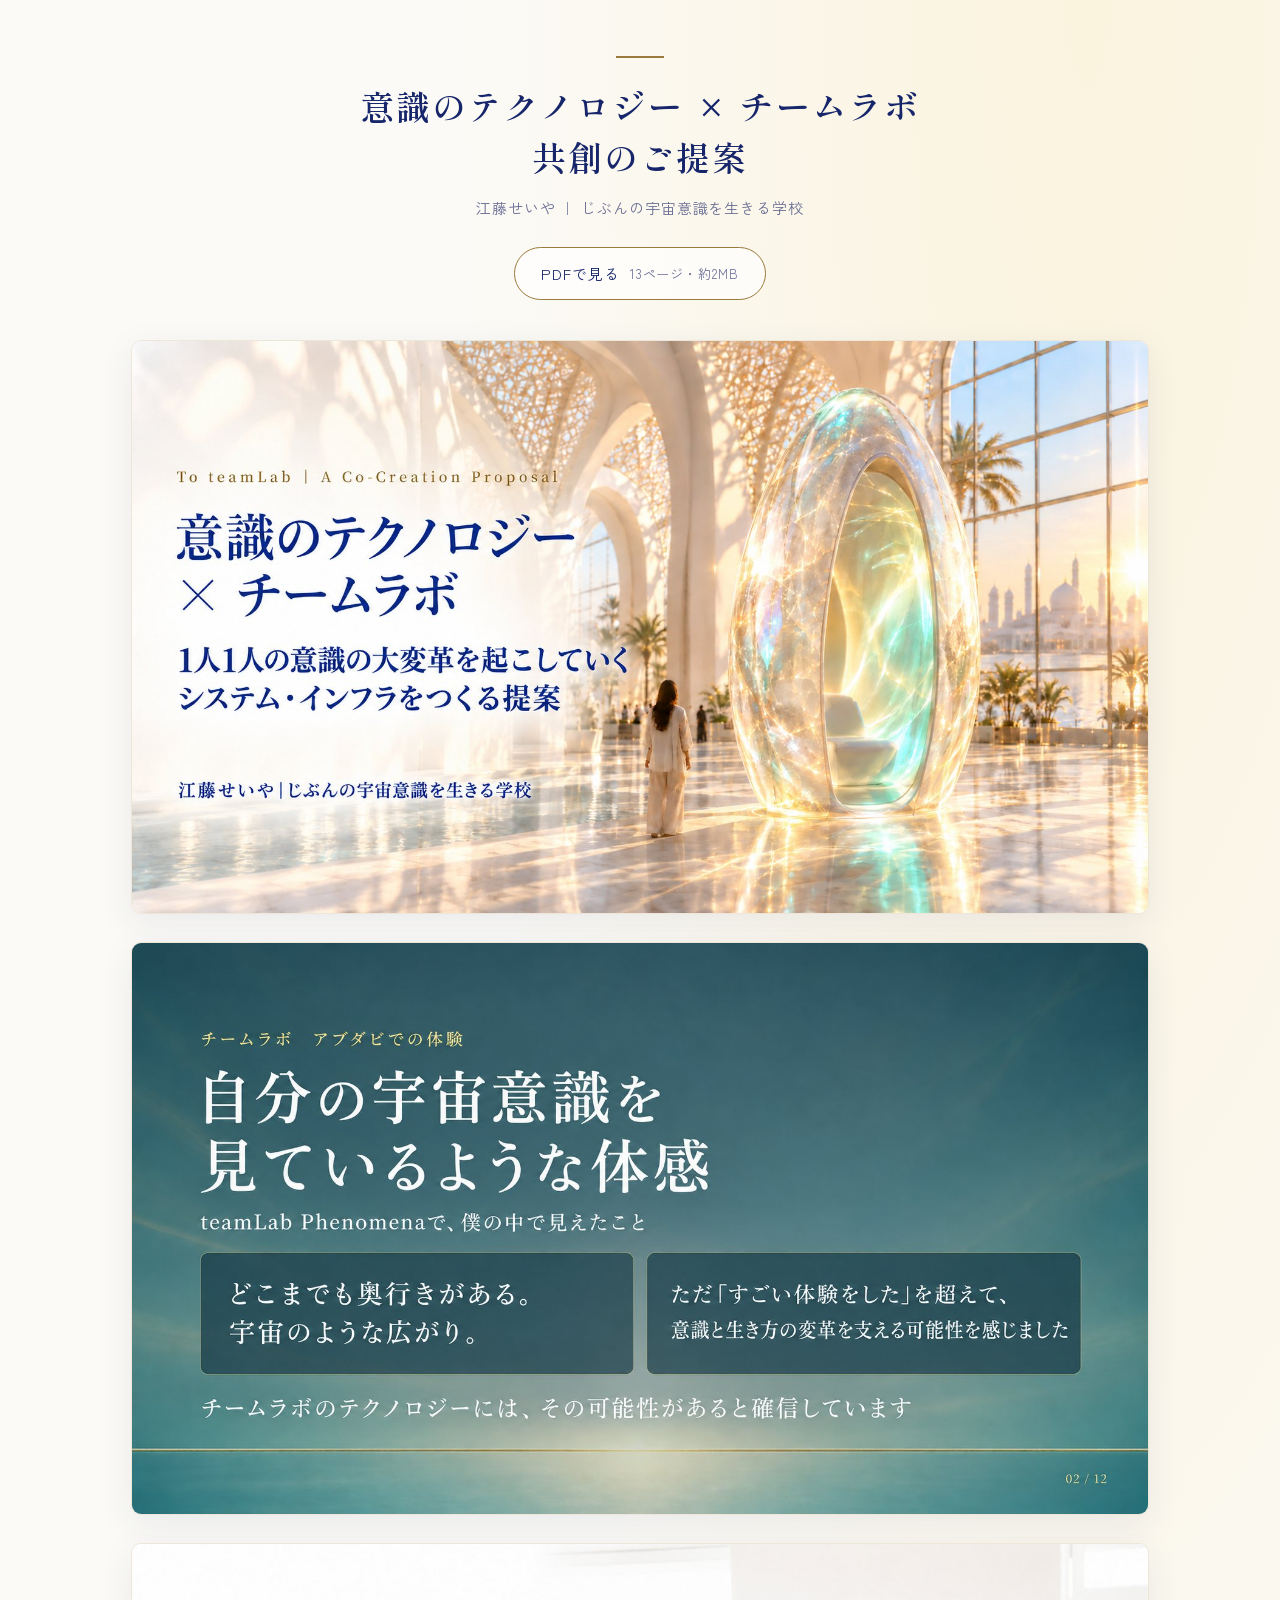
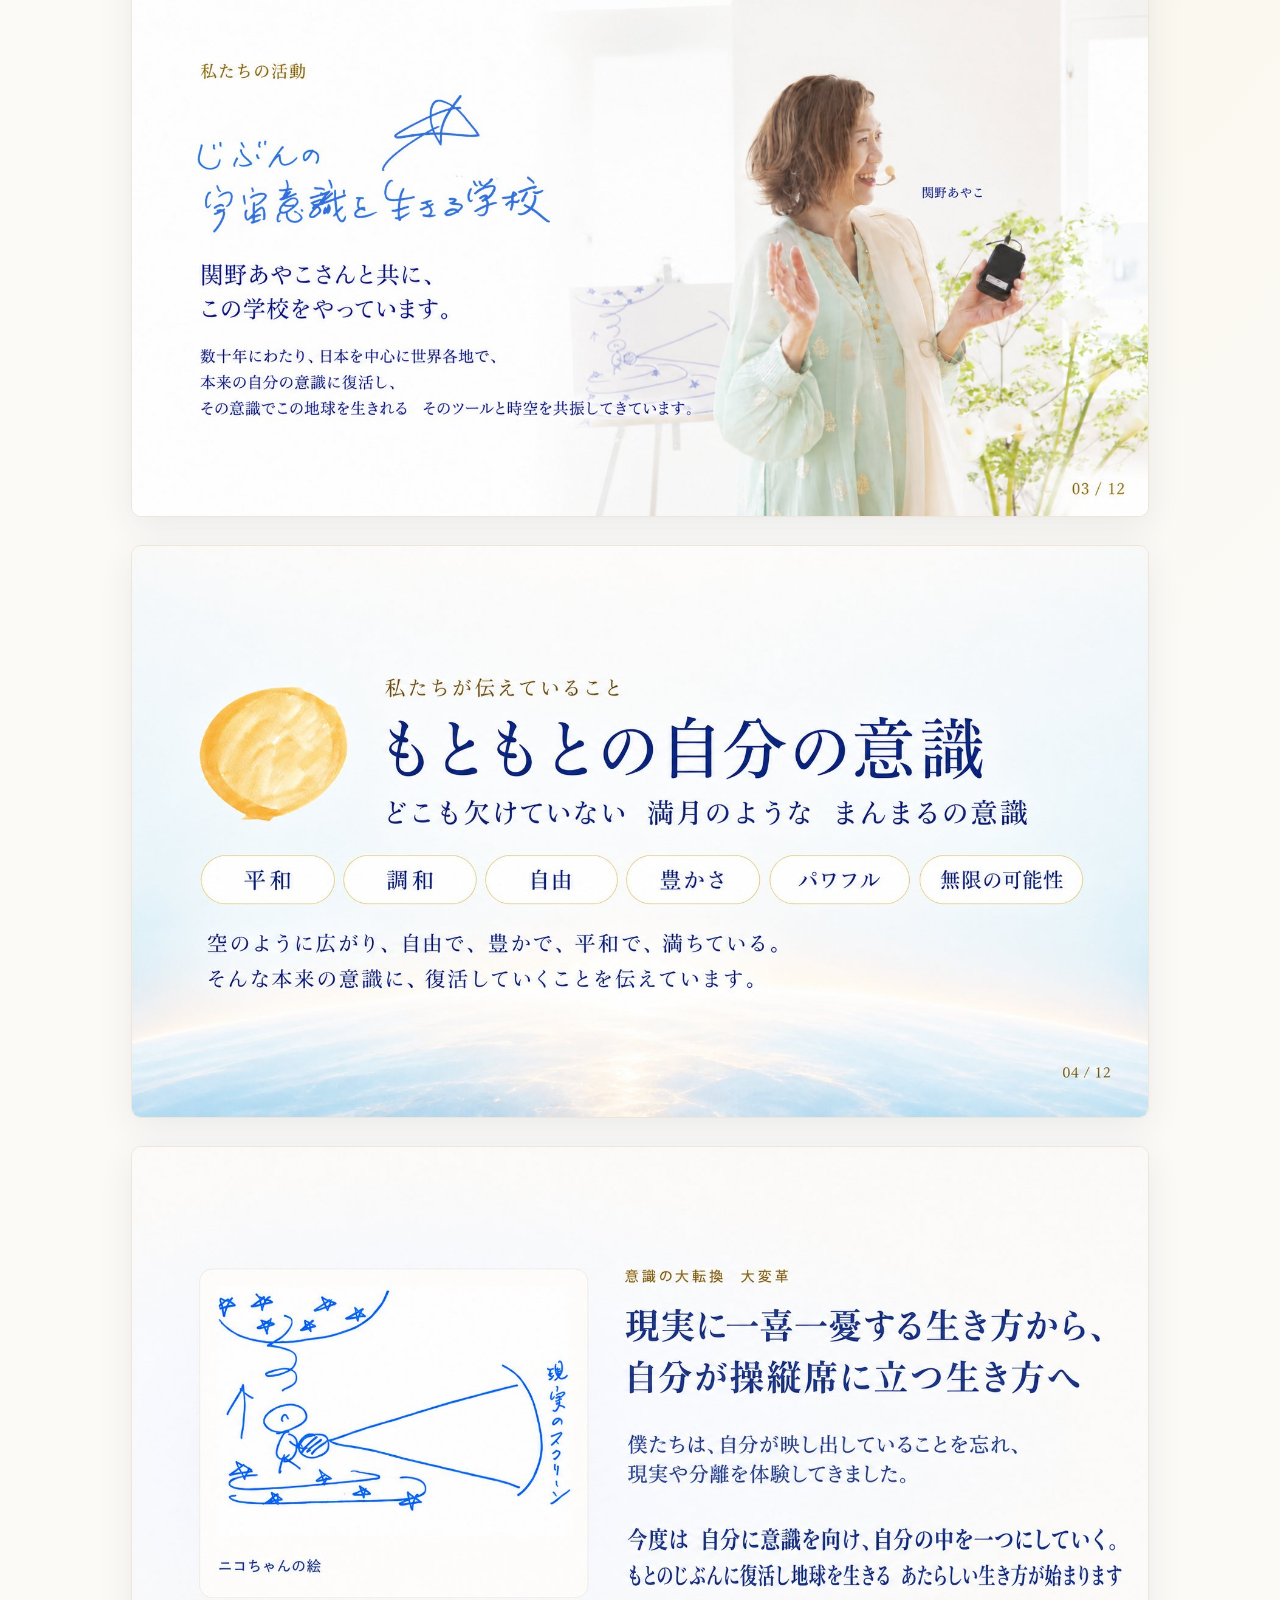
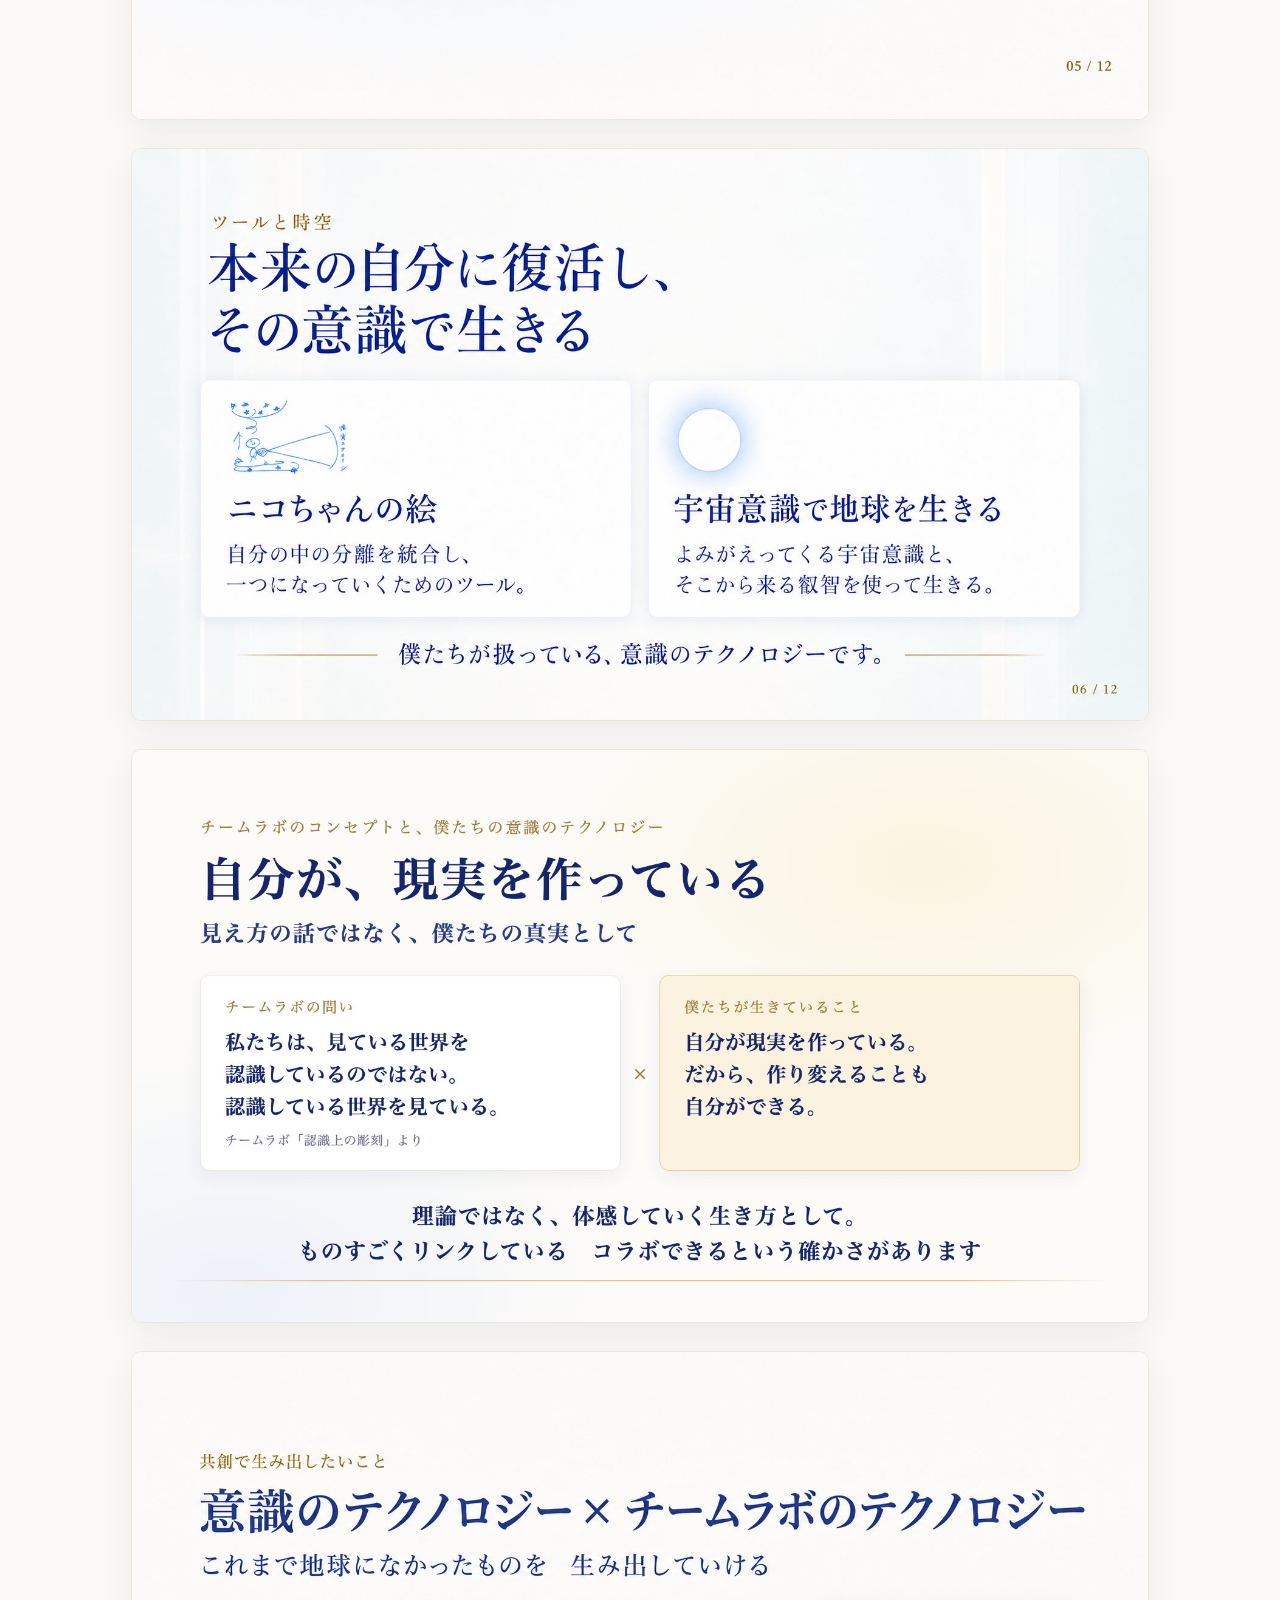
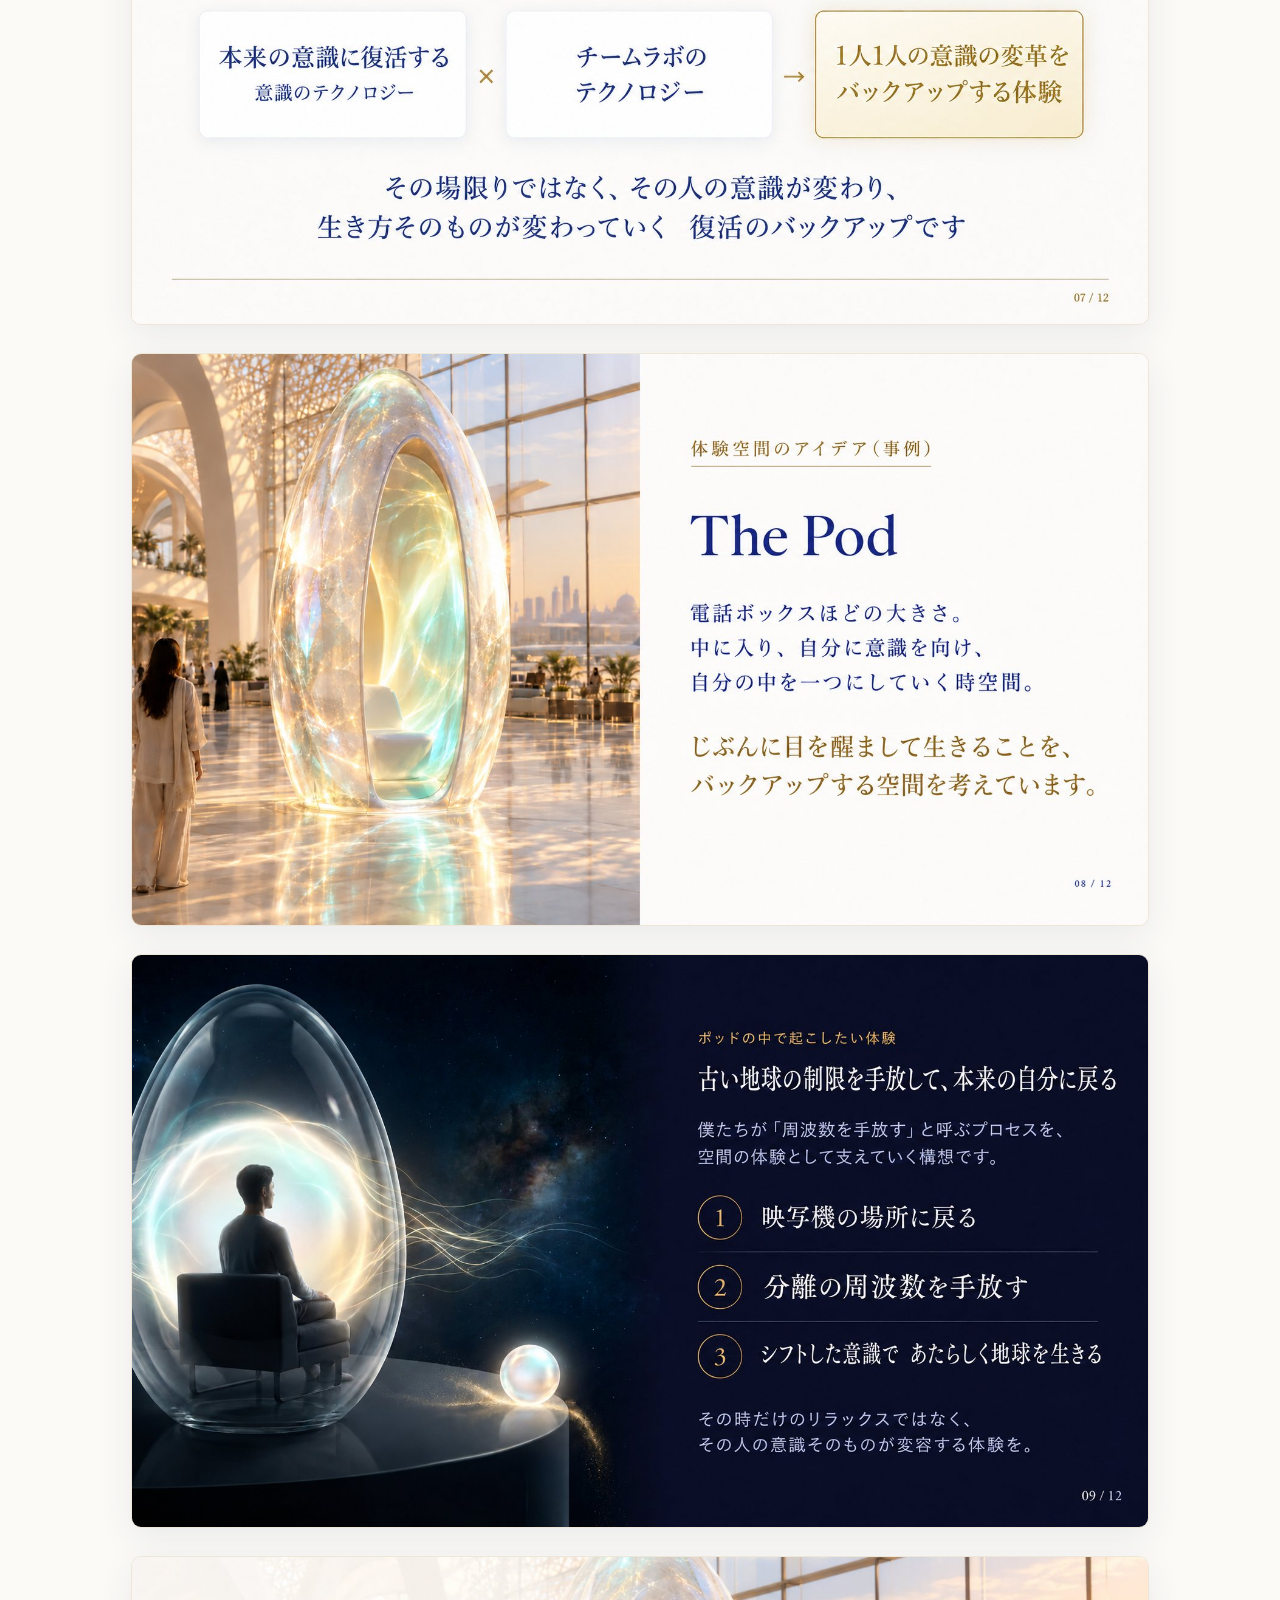
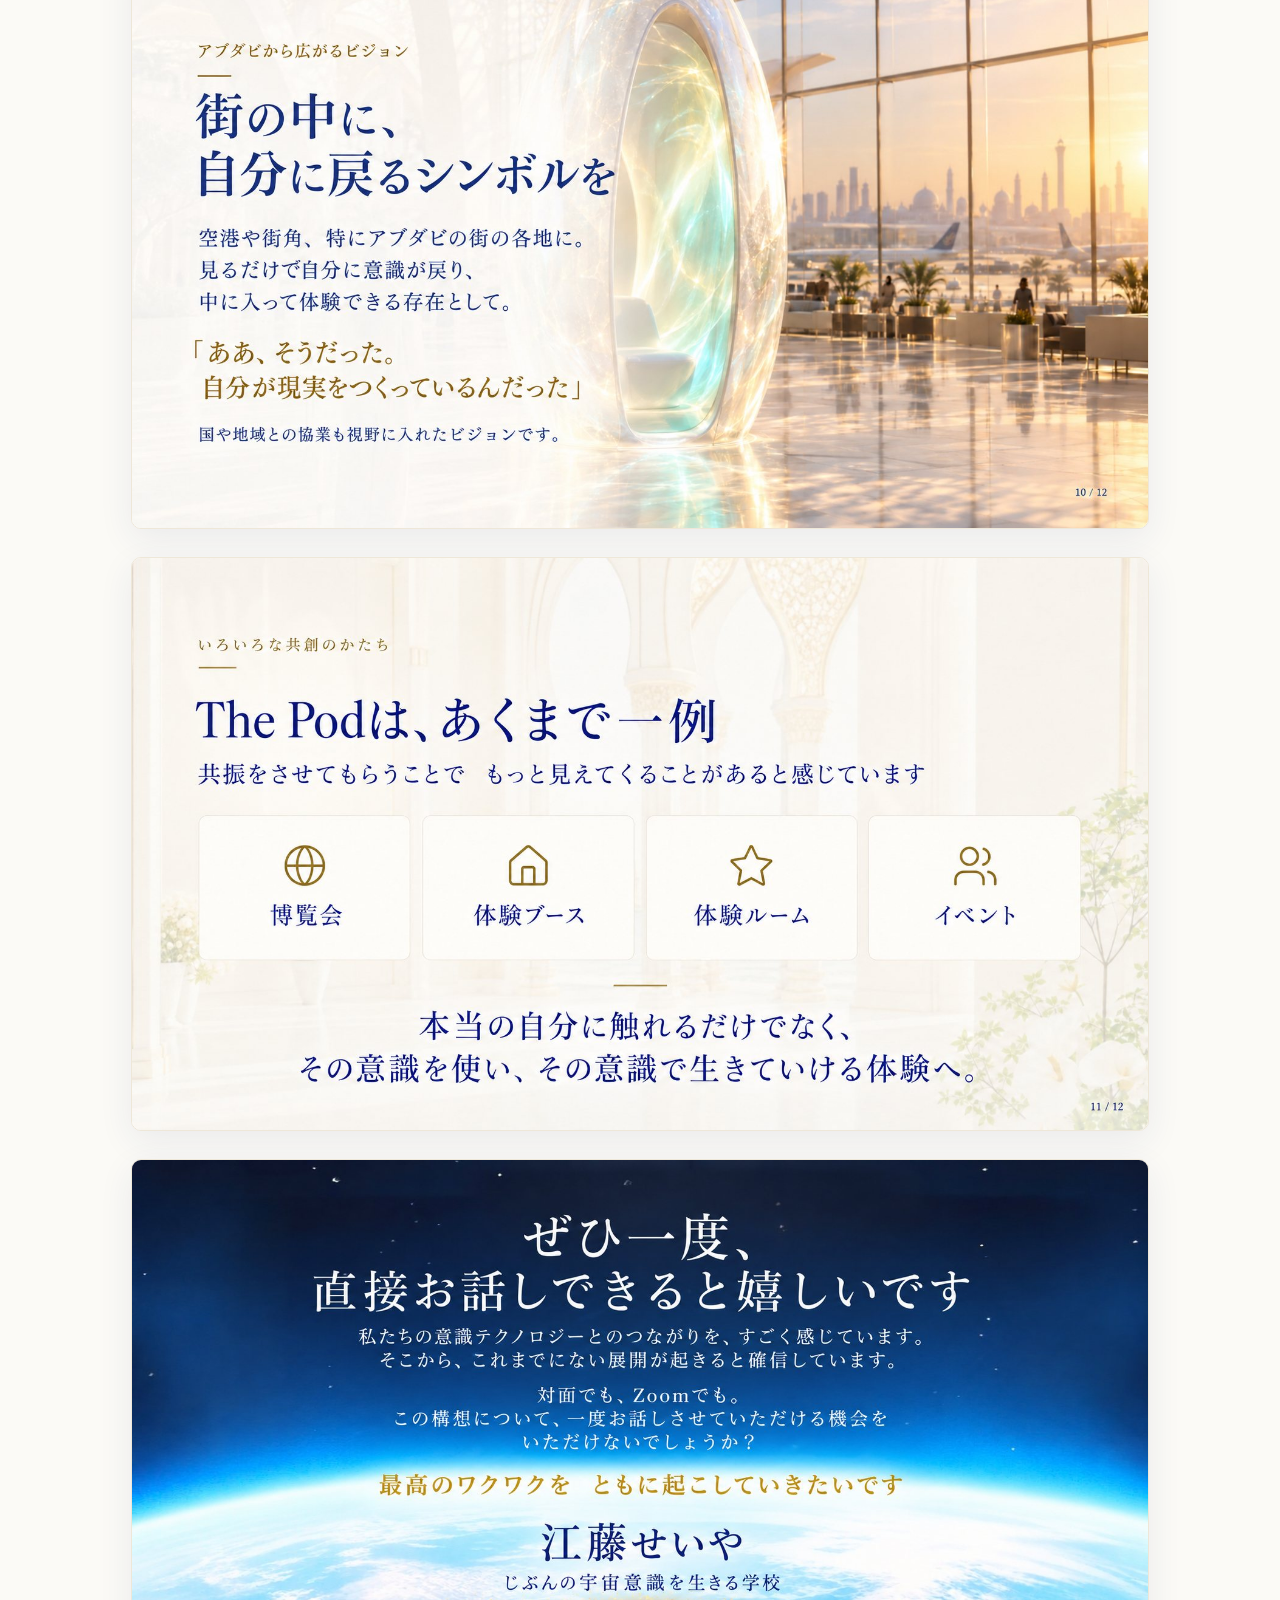
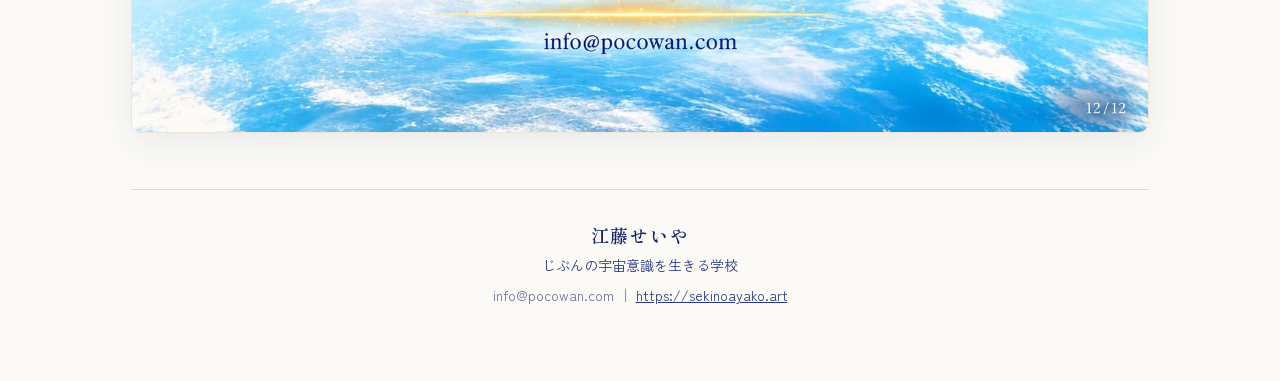
<file: teamlab/index.html>
<!doctype html>
<html lang="ja">
<head>
<meta charset="utf-8">
<meta name="viewport" content="width=device-width, initial-scale=1">
<meta name="robots" content="noindex, nofollow, noimageindex">
<title>意識のテクノロジー × チームラボ　共創のご提案</title>
<link rel="preconnect" href="https://fonts.googleapis.com">
<link rel="preconnect" href="https://fonts.gstatic.com" crossorigin>
<link rel="stylesheet" href="https://fonts.googleapis.com/css2?family=Shippori+Mincho:wght@500;600&family=Zen+Kaku+Gothic+New:wght@400;500&display=swap">
<style>
  :root {
    --bg: #FBFAF6;
    --ink: #17266B;
    --text: #2A3A80;
    --soft: #6B6F95;
    --gold: #9C7A3C;
    --line: #E6DABD;
    --card: #FFFFFF;
  }
  * { box-sizing: border-box; margin: 0; padding: 0; }
  html { -webkit-text-size-adjust: 100%; }
  body {
    background:
      radial-gradient(ellipse 70% 40% at 85% 0%, rgba(250, 238, 205, .6), rgba(250, 238, 205, 0) 70%),
      var(--bg);
    color: var(--text);
    font-family: "Zen Kaku Gothic New", "Hiragino Sans", "Yu Gothic", sans-serif;
    line-height: 1.8;
  }
  .wrap { max-width: 1120px; margin: 0 auto; padding: 56px max(16px, 4vw) 72px; }
  header { text-align: center; margin-bottom: 40px; }
  .rule { width: 48px; height: 2px; background: var(--gold); margin: 0 auto 22px; }
  h1 {
    font-family: "Shippori Mincho", "Hiragino Mincho ProN", "Yu Mincho", serif;
    font-weight: 600; color: var(--ink);
    font-size: clamp(22px, 3.4vw, 34px); letter-spacing: .06em; line-height: 1.5;
    text-wrap: balance;
  }
  .nw { display: inline-block; }
  .from { margin-top: 12px; color: var(--soft); font-size: 15px; letter-spacing: .06em; }
  .pdf {
    display: inline-flex; align-items: center; gap: 10px;
    margin-top: 26px; padding: 12px 26px;
    border: 1.5px solid var(--gold); border-radius: 999px;
    color: var(--ink); text-decoration: none; font-size: 15px; letter-spacing: .06em;
    background: rgba(255,255,255,.7);
    transition: background .2s;
  }
  .pdf:hover { background: #FBF3DF; }
  .pdf small { color: var(--soft); font-size: 13px; }
  .slides { display: flex; flex-direction: column; gap: 28px; }
  figure {
    background: var(--card); border-radius: 10px; overflow: hidden;
    box-shadow: 0 10px 34px rgba(40, 50, 110, .08); border: 1px solid #EEE7D8;
  }
  figure img { display: block; width: 100%; height: auto; aspect-ratio: 1672 / 941; }
  footer {
    margin-top: 56px; padding-top: 28px; border-top: 1px solid var(--line);
    text-align: center; line-height: 1.9;
  }
  footer .name { font-family: "Shippori Mincho", "Hiragino Mincho ProN", serif; color: var(--ink); font-size: 18px; font-weight: 600; letter-spacing: .1em; }
  footer .org { font-size: 14px; }
  footer .links { margin-top: 4px; font-size: 14px; color: var(--soft); }
  footer a { color: var(--text); }
  @media (max-width: 600px) {
    .wrap { padding-top: 40px; }
    .slides { gap: 16px; }
    figure { border-radius: 6px; }
  }
</style>
</head>
<body>
  <div class="wrap">
    <header>
      <div class="rule"></div>
      <h1><span class="nw">意識のテクノロジー</span> <span class="nw">× チームラボ</span><br>共創のご提案</h1>
      <p class="from">江藤せいや ｜ じぶんの宇宙意識を生きる学校</p>
      <a class="pdf" href="teamlab-proposal-eto-seiya.pdf" download="teamLab_共創のご提案_江藤せいや.pdf">PDFで見る <small>13ページ・約2MB</small></a>
    </header>

    <main class="slides">
      <figure><img src="slide_01.jpg" alt="1 / 13" width="1672" height="941"></figure>
      <figure><img src="slide_02.jpg" alt="2 / 13" width="1672" height="941"></figure>
      <figure><img src="slide_03.jpg" alt="3 / 13" width="1672" height="941" loading="lazy"></figure>
      <figure><img src="slide_04.jpg" alt="4 / 13" width="1672" height="941" loading="lazy"></figure>
      <figure><img src="slide_05.jpg" alt="5 / 13" width="1672" height="941" loading="lazy"></figure>
      <figure><img src="slide_06.jpg" alt="6 / 13" width="1672" height="941" loading="lazy"></figure>
      <figure><img src="slide_07.jpg" alt="7 / 13" width="1672" height="941" loading="lazy"></figure>
      <figure><img src="slide_08.jpg" alt="8 / 13" width="1672" height="941" loading="lazy"></figure>
      <figure><img src="slide_09.jpg" alt="9 / 13" width="1672" height="941" loading="lazy"></figure>
      <figure><img src="slide_10.jpg" alt="10 / 13" width="1672" height="941" loading="lazy"></figure>
      <figure><img src="slide_11.jpg" alt="11 / 13" width="1672" height="941" loading="lazy"></figure>
      <figure><img src="slide_12.jpg" alt="12 / 13" width="1672" height="941" loading="lazy"></figure>
      <figure><img src="slide_13.jpg" alt="13 / 13" width="1672" height="941" loading="lazy"></figure>
    </main>

    <footer>
      <p class="name">江藤せいや</p>
      <p class="org">じぶんの宇宙意識を生きる学校</p>
      <p class="links">info@pocowan.com ｜ <a href="https://sekinoayako.art" target="_blank" rel="noopener">https://sekinoayako.art</a></p>
    </footer>
  </div>
</body>
</html>
</file>
